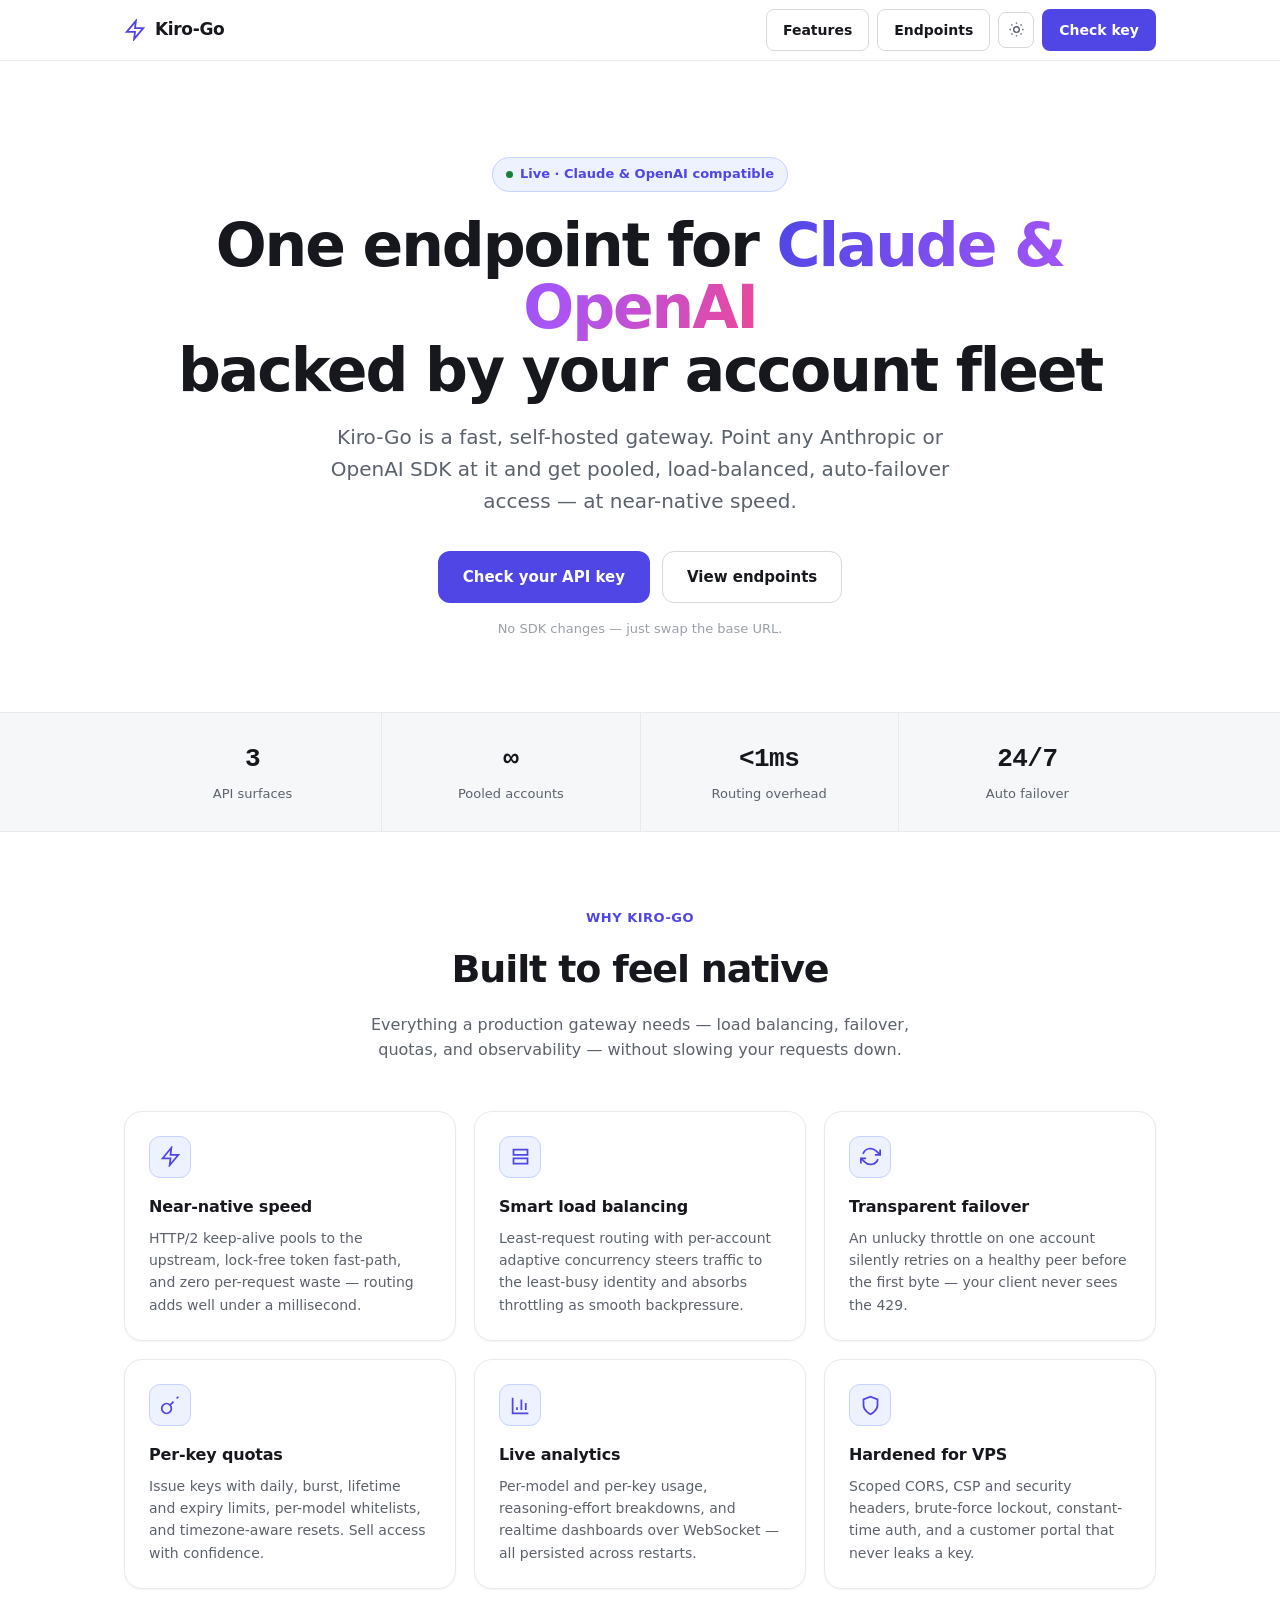
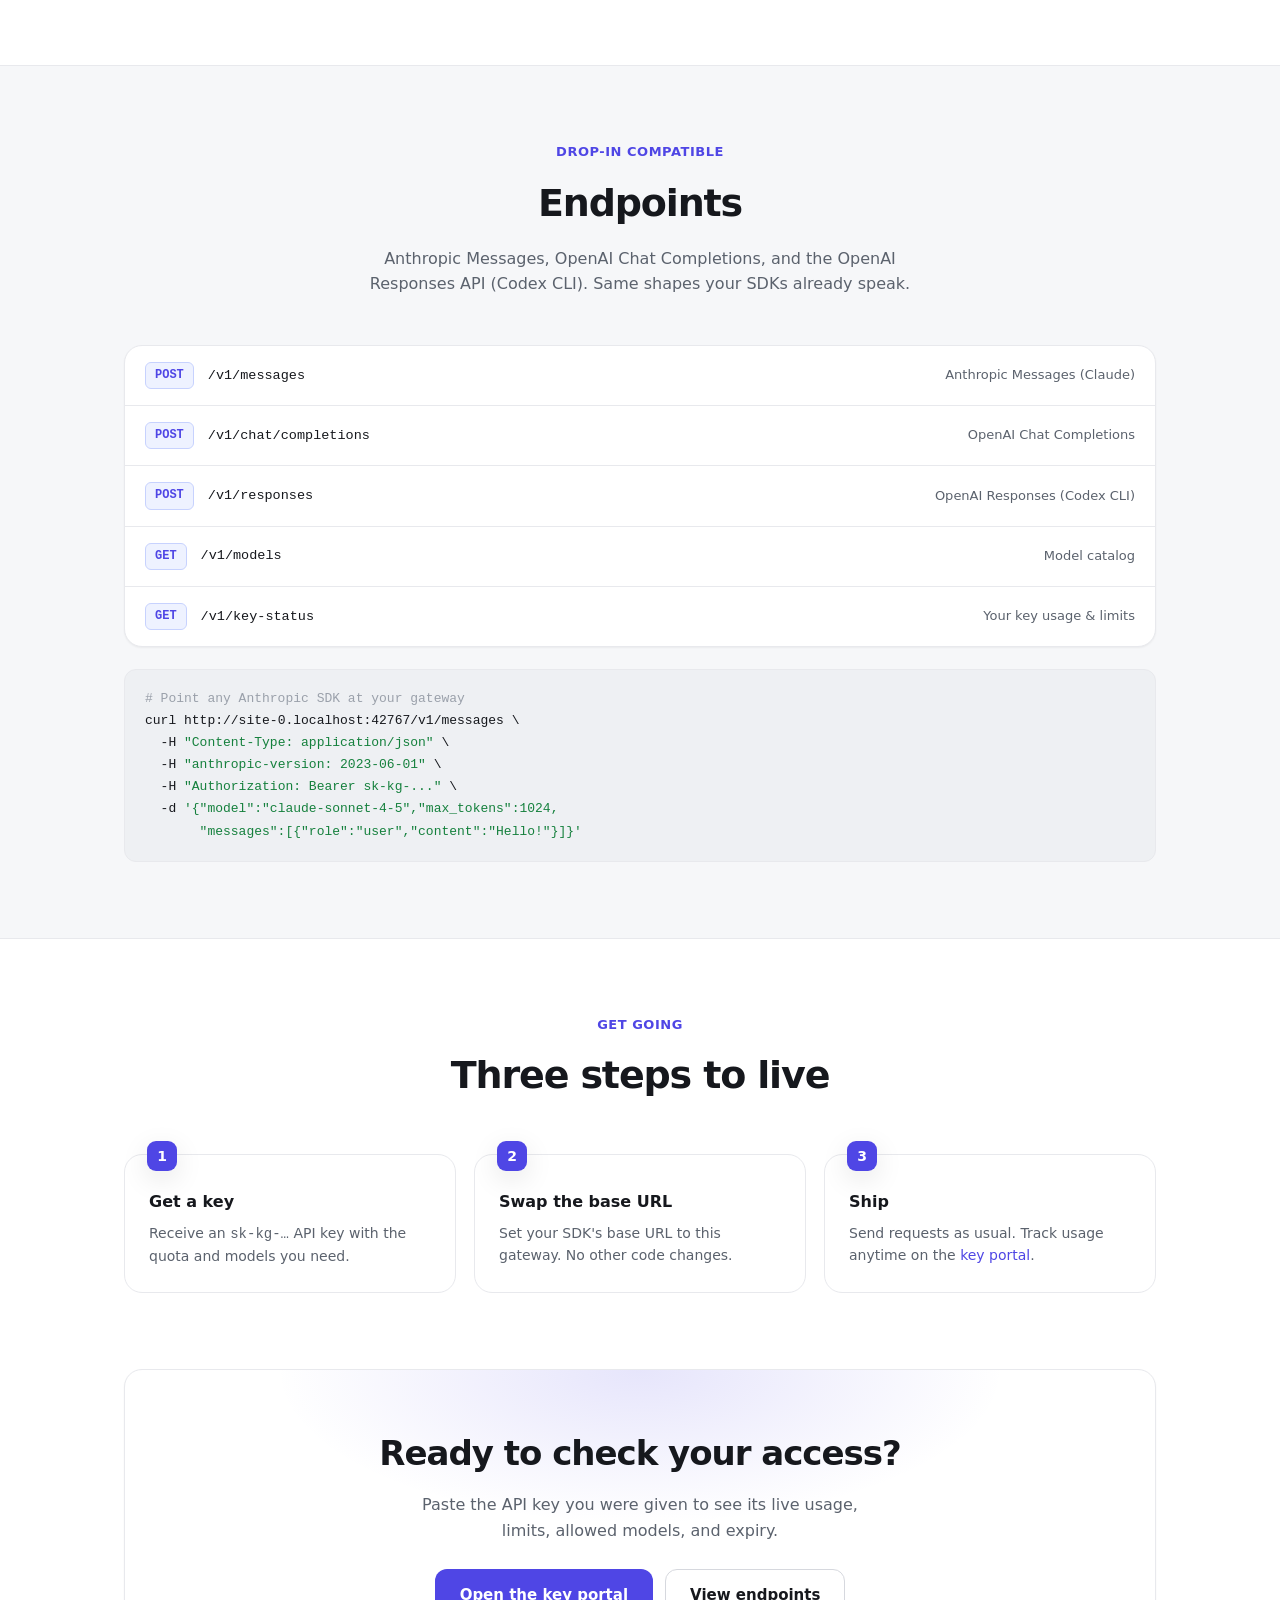
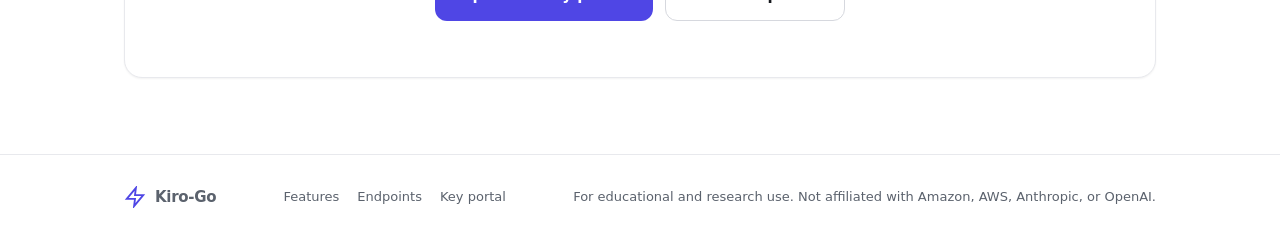
<file: web/landing.html>
<!DOCTYPE html>
<html lang="en">

<head>
    <meta charset="UTF-8">
    <meta name="viewport" content="width=device-width, initial-scale=1.0">
    <title>Kiro-Go — Claude &amp; OpenAI compatible API</title>
    <meta name="description" content="A fast, self-hosted gateway exposing Claude and OpenAI-compatible APIs backed by a pooled, load-balanced account fleet.">
    <style>
        :root {
            --bg: #ffffff; --surface: #ffffff; --surface-2: #f6f7f9; --surface-3: #eef0f3;
            --border: #e8e9ed; --border-strong: #d6d8de;
            --text: #16181d; --muted: #5b626d; --faint: #9aa0aa;
            --accent: #4f46e5; --accent-hover: #4338ca; --accent-soft: #eef2ff; --accent-border: #c7d2fe;
            --on-accent: #fff; --success: #15803d; --warning: #b45309; --danger: #dc2626;
            --shadow-1: 0 1px 2px rgba(16,18,24,.05); --shadow-2: 0 8px 28px rgba(16,18,24,.10);
            --shadow-lg: 0 30px 60px -20px rgba(16,18,24,.28);
            --mono: ui-monospace,"SF Mono","JetBrains Mono","Cascadia Code",Menlo,Consolas,monospace;
            --r-sm: 8px; --r-md: 12px; --r-lg: 18px;
            color-scheme: light;
        }
        @media (prefers-color-scheme: dark) { :root:not([data-theme="light"]) {
            --bg:#0b0d11; --surface:#14171d; --surface-2:#1a1e25; --surface-3:#222732;
            --border:#252a33; --border-strong:#363c47;
            --text:#e8eaed; --muted:#9aa1ac; --faint:#6b727d;
            --accent:#6366f1; --accent-hover:#818cf8; --accent-soft:#1a1f2e; --accent-border:#34384d;
            --success:#34d399; --warning:#fbbf24; --danger:#f87171;
            --shadow-1:0 1px 2px rgba(0,0,0,.4); --shadow-2:0 10px 30px rgba(0,0,0,.5);
            --shadow-lg:0 30px 60px -20px rgba(0,0,0,.65);
            color-scheme: dark;
        }}
        :root[data-theme="dark"] {
            --bg:#0b0d11; --surface:#14171d; --surface-2:#1a1e25; --surface-3:#222732;
            --border:#252a33; --border-strong:#363c47;
            --text:#e8eaed; --muted:#9aa1ac; --faint:#6b727d;
            --accent:#6366f1; --accent-hover:#818cf8; --accent-soft:#1a1f2e; --accent-border:#34384d;
            --success:#34d399; --warning:#fbbf24; --danger:#f87171;
            --shadow-1:0 1px 2px rgba(0,0,0,.4); --shadow-2:0 10px 30px rgba(0,0,0,.5);
            --shadow-lg:0 30px 60px -20px rgba(0,0,0,.65);
            color-scheme: dark;
        }
        * { box-sizing: border-box; margin: 0; padding: 0; }
        body {
            font-family: "Inter", system-ui, -apple-system, "Segoe UI", Roboto, sans-serif;
            background: var(--bg); color: var(--text); line-height: 1.6;
            -webkit-font-smoothing: antialiased; overflow-x: hidden;
        }
        .num { font-family: var(--mono); font-variant-numeric: tabular-nums; }
        a { color: inherit; text-decoration: none; }
        .wrap { max-width: 1080px; margin: 0 auto; padding: 0 24px; }

        /* Nav */
        .nav {
            position: sticky; top: 0; z-index: 50;
            backdrop-filter: saturate(160%) blur(12px);
            background: color-mix(in srgb, var(--bg) 82%, transparent);
            border-bottom: 1px solid var(--border);
        }
        .nav-inner { display: flex; align-items: center; justify-content: space-between; height: 60px; }
        .brand { display: flex; align-items: center; gap: 9px; font-weight: 680; font-size: 17px; letter-spacing: -.02em; }
        .brand svg { width: 22px; height: 22px; color: var(--accent); }
        .nav-links { display: flex; align-items: center; gap: 8px; }
        .btn {
            display: inline-flex; align-items: center; gap: 7px; justify-content: center;
            padding: 9px 16px; border-radius: var(--r-sm); font-weight: 560; font-size: 14px;
            border: 1px solid transparent; cursor: pointer; font-family: inherit;
            transition: background .14s, border-color .14s, color .14s, transform .04s;
        }
        .btn:active { transform: translateY(.5px); }
        .btn-primary { background: var(--accent); color: var(--on-accent); }
        .btn-primary:hover { background: var(--accent-hover); }
        .btn-ghost { background: transparent; color: var(--text); border-color: var(--border-strong); }
        .btn-ghost:hover { background: var(--surface-2); }
        .btn-lg { padding: 13px 24px; font-size: 15px; border-radius: var(--r-md); }
        .icon-btn {
            width: 36px; height: 36px; display: inline-flex; align-items: center; justify-content: center;
            border-radius: var(--r-sm); border: 1px solid var(--border-strong); background: var(--surface);
            color: var(--muted); cursor: pointer;
        }
        .icon-btn:hover { background: var(--surface-2); color: var(--text); }
        .icon-btn svg { width: 17px; height: 17px; }
        .theme-toggle .moon { display: none; }
        :root[data-theme="dark"] .theme-toggle .moon { display: block; }
        :root[data-theme="dark"] .theme-toggle .sun { display: none; }
        @media (prefers-color-scheme: dark) {
            :root:not([data-theme="light"]) .theme-toggle .moon { display: block; }
            :root:not([data-theme="light"]) .theme-toggle .sun { display: none; }
        }

        /* Hero */
        .hero { position: relative; padding: 96px 0 72px; text-align: center; overflow: hidden; }
        .hero::before {
            content: ""; position: absolute; inset: -40% 0 auto 0; height: 680px; z-index: -1;
            background:
                radial-gradient(680px 380px at 50% 0%, color-mix(in srgb, var(--accent) 18%, transparent), transparent 70%);
        }
        .pill {
            display: inline-flex; align-items: center; gap: 7px; padding: 6px 13px; border-radius: 999px;
            background: var(--accent-soft); border: 1px solid var(--accent-border); color: var(--accent);
            font-size: 13px; font-weight: 560; margin-bottom: 22px;
        }
        .pill .dot { width: 7px; height: 7px; border-radius: 50%; background: var(--success); }
        h1 {
            font-size: clamp(34px, 6vw, 60px); line-height: 1.04; letter-spacing: -.035em;
            font-weight: 720; margin-bottom: 20px;
        }
        h1 .grad {
            background: linear-gradient(105deg, var(--accent), #a855f7 60%, #ec4899);
            -webkit-background-clip: text; background-clip: text; -webkit-text-fill-color: transparent;
        }
        .lead { font-size: clamp(16px, 2.2vw, 20px); color: var(--muted); max-width: 640px; margin: 0 auto 34px; }
        .hero-cta { display: flex; gap: 12px; justify-content: center; flex-wrap: wrap; }
        .hero-note { margin-top: 16px; font-size: 13px; color: var(--faint); }

        /* Stat band */
        .band { border-top: 1px solid var(--border); border-bottom: 1px solid var(--border); background: var(--surface-2); }
        .band-grid { display: grid; grid-template-columns: repeat(4, 1fr); gap: 1px; background: var(--border); }
        .band-cell { background: var(--surface-2); padding: 26px 18px; text-align: center; }
        .band-val { font-size: 26px; font-weight: 680; letter-spacing: -.02em; }
        .band-lbl { font-size: 13px; color: var(--muted); margin-top: 4px; }

        /* Sections */
        section { padding: 76px 0; }
        .sec-head { text-align: center; max-width: 600px; margin: 0 auto 48px; }
        .sec-tag { font-size: 13px; font-weight: 620; color: var(--accent); letter-spacing: .04em; text-transform: uppercase; }
        .sec-head h2 { font-size: clamp(26px, 4vw, 38px); letter-spacing: -.03em; margin: 10px 0 12px; font-weight: 680; }
        .sec-head p { color: var(--muted); font-size: 16px; }

        .features { display: grid; grid-template-columns: repeat(3, 1fr); gap: 18px; }
        .feature {
            background: var(--surface); border: 1px solid var(--border); border-radius: var(--r-lg);
            padding: 24px; box-shadow: var(--shadow-1); transition: border-color .15s, transform .15s, box-shadow .15s;
        }
        .feature:hover { border-color: var(--accent-border); transform: translateY(-2px); box-shadow: var(--shadow-2); }
        .feature .ic {
            width: 42px; height: 42px; border-radius: 11px; display: flex; align-items: center; justify-content: center;
            background: var(--accent-soft); color: var(--accent); margin-bottom: 16px; border: 1px solid var(--accent-border);
        }
        .feature .ic svg { width: 21px; height: 21px; }
        .feature h3 { font-size: 16px; font-weight: 620; margin-bottom: 7px; letter-spacing: -.01em; }
        .feature p { color: var(--muted); font-size: 14px; }

        /* Endpoints */
        .ep-card {
            background: var(--surface); border: 1px solid var(--border); border-radius: var(--r-lg);
            overflow: hidden; box-shadow: var(--shadow-1);
        }
        .ep-row { display: flex; align-items: center; gap: 14px; padding: 16px 20px; border-bottom: 1px solid var(--border); }
        .ep-row:last-child { border-bottom: none; }
        .ep-method { font-family: var(--mono); font-size: 12px; font-weight: 600; color: var(--accent); background: var(--accent-soft); border: 1px solid var(--accent-border); padding: 3px 9px; border-radius: 6px; flex-shrink: 0; }
        .ep-path { font-family: var(--mono); font-size: 13.5px; flex: 1; word-break: break-all; }
        .ep-desc { color: var(--muted); font-size: 13px; flex-shrink: 0; text-align: right; }
        .code {
            background: var(--surface-3); border: 1px solid var(--border); border-radius: var(--r-md);
            padding: 18px 20px; font-family: var(--mono); font-size: 13px; line-height: 1.7; overflow-x: auto;
            margin-top: 22px; white-space: pre; color: var(--text);
        }
        .code .k { color: var(--accent); } .code .s { color: var(--success); } .code .c { color: var(--faint); }

        /* Steps */
        .steps { display: grid; grid-template-columns: repeat(3, 1fr); gap: 18px; counter-reset: s; }
        .step { background: var(--surface); border: 1px solid var(--border); border-radius: var(--r-lg); padding: 24px; position: relative; }
        .step::before {
            counter-increment: s; content: counter(s); position: absolute; top: -14px; left: 22px;
            width: 30px; height: 30px; border-radius: 9px; background: var(--accent); color: #fff;
            display: flex; align-items: center; justify-content: center; font-weight: 700; font-size: 14px;
            box-shadow: var(--shadow-2);
        }
        .step h3 { font-size: 16px; margin: 10px 0 7px; font-weight: 620; }
        .step p { color: var(--muted); font-size: 14px; }

        /* CTA */
        .cta {
            text-align: center; background: var(--surface); border: 1px solid var(--border);
            border-radius: var(--r-lg); padding: 56px 28px; box-shadow: var(--shadow-1);
            position: relative; overflow: hidden;
        }
        .cta::before {
            content: ""; position: absolute; inset: 0; z-index: 0;
            background: radial-gradient(520px 220px at 50% 0%, color-mix(in srgb, var(--accent) 14%, transparent), transparent 70%);
        }
        .cta > * { position: relative; z-index: 1; }
        .cta h2 { font-size: clamp(24px, 4vw, 34px); letter-spacing: -.03em; margin-bottom: 12px; font-weight: 700; }
        .cta p { color: var(--muted); max-width: 480px; margin: 0 auto 26px; }

        footer { border-top: 1px solid var(--border); padding: 30px 0; color: var(--muted); font-size: 13px; }
        .foot-inner { display: flex; align-items: center; justify-content: space-between; flex-wrap: wrap; gap: 12px; }
        .foot-links { display: flex; gap: 18px; }
        .foot-links a:hover { color: var(--text); }

        @media (max-width: 820px) {
            .features, .steps { grid-template-columns: 1fr; }
            .band-grid { grid-template-columns: repeat(2, 1fr); }
            .ep-desc { display: none; }
            section { padding: 56px 0; }
        }
    </style>
</head>

<body>
    <nav class="nav">
        <div class="wrap nav-inner">
            <div class="brand">
                <svg viewBox="0 0 24 24" fill="none" stroke="currentColor" stroke-width="2"><path d="M13 2L3 14h9l-1 8 10-12h-9l1-8z"/></svg>
                Kiro-Go
            </div>
            <div class="nav-links">
                <a class="btn btn-ghost" href="#features">Features</a>
                <a class="btn btn-ghost" href="#endpoints">Endpoints</a>
                <button class="icon-btn theme-toggle" onclick="toggleTheme()" aria-label="Toggle theme" title="Toggle theme">
                    <svg class="sun" viewBox="0 0 24 24" fill="none" stroke="currentColor" stroke-width="2"><circle cx="12" cy="12" r="4"/><path d="M12 2v2M12 20v2M4.9 4.9l1.4 1.4M17.7 17.7l1.4 1.4M2 12h2M20 12h2M6.3 17.7l-1.4 1.4M19.1 4.9l-1.4 1.4"/></svg>
                    <svg class="moon" viewBox="0 0 24 24" fill="none" stroke="currentColor" stroke-width="2"><path d="M21 12.8A9 9 0 1111.2 3 7 7 0 0021 12.8z"/></svg>
                </button>
                <a class="btn btn-primary" href="/portal">Check key</a>
            </div>
        </div>
    </nav>

    <header class="hero">
        <div class="wrap">
            <span class="pill"><span class="dot"></span> Live · Claude &amp; OpenAI compatible</span>
            <h1>One endpoint for <span class="grad">Claude &amp; OpenAI</span><br>backed by your account fleet</h1>
            <p class="lead">Kiro-Go is a fast, self-hosted gateway. Point any Anthropic or OpenAI SDK at it and get pooled, load-balanced, auto-failover access — at near-native speed.</p>
            <div class="hero-cta">
                <a class="btn btn-primary btn-lg" href="/portal">Check your API key</a>
                <a class="btn btn-ghost btn-lg" href="#endpoints">View endpoints</a>
            </div>
            <div class="hero-note">No SDK changes — just swap the base URL.</div>
        </div>
    </header>

    <div class="band">
        <div class="wrap"><div class="band-grid">
            <div class="band-cell"><div class="band-val num">3</div><div class="band-lbl">API surfaces</div></div>
            <div class="band-cell"><div class="band-val num">∞</div><div class="band-lbl">Pooled accounts</div></div>
            <div class="band-cell"><div class="band-val num">&lt;1ms</div><div class="band-lbl">Routing overhead</div></div>
            <div class="band-cell"><div class="band-val num">24/7</div><div class="band-lbl">Auto failover</div></div>
        </div></div>
    </div>

    <section id="features">
        <div class="wrap">
            <div class="sec-head">
                <div class="sec-tag">Why Kiro-Go</div>
                <h2>Built to feel native</h2>
                <p>Everything a production gateway needs — load balancing, failover, quotas, and observability — without slowing your requests down.</p>
            </div>
            <div class="features">
                <div class="feature">
                    <div class="ic"><svg viewBox="0 0 24 24" fill="none" stroke="currentColor" stroke-width="2"><path d="M13 2L3 14h9l-1 8 10-12h-9l1-8z"/></svg></div>
                    <h3>Near-native speed</h3>
                    <p>HTTP/2 keep-alive pools to the upstream, lock-free token fast-path, and zero per-request waste — routing adds well under a millisecond.</p>
                </div>
                <div class="feature">
                    <div class="ic"><svg viewBox="0 0 24 24" fill="none" stroke="currentColor" stroke-width="2"><path d="M4 4h16v6H4zM4 14h16v6H4z"/></svg></div>
                    <h3>Smart load balancing</h3>
                    <p>Least-request routing with per-account adaptive concurrency steers traffic to the least-busy identity and absorbs throttling as smooth backpressure.</p>
                </div>
                <div class="feature">
                    <div class="ic"><svg viewBox="0 0 24 24" fill="none" stroke="currentColor" stroke-width="2"><path d="M23 4v6h-6M1 20v-6h6"/><path d="M3.5 9a9 9 0 0114.9-3.4L23 10M1 14l4.6 4.4A9 9 0 0020.5 15"/></svg></div>
                    <h3>Transparent failover</h3>
                    <p>An unlucky throttle on one account silently retries on a healthy peer before the first byte — your client never sees the 429.</p>
                </div>
                <div class="feature">
                    <div class="ic"><svg viewBox="0 0 24 24" fill="none" stroke="currentColor" stroke-width="2"><path d="M21 2l-2 2m-7.6 7.6a5.5 5.5 0 11-7.8 7.8 5.5 5.5 0 017.8-7.8zm0 0L15.5 7.5"/></svg></div>
                    <h3>Per-key quotas</h3>
                    <p>Issue keys with daily, burst, lifetime and expiry limits, per-model whitelists, and timezone-aware resets. Sell access with confidence.</p>
                </div>
                <div class="feature">
                    <div class="ic"><svg viewBox="0 0 24 24" fill="none" stroke="currentColor" stroke-width="2"><path d="M3 3v18h18"/><path d="M18 17V9M13 17V5M8 17v-3"/></svg></div>
                    <h3>Live analytics</h3>
                    <p>Per-model and per-key usage, reasoning-effort breakdowns, and realtime dashboards over WebSocket — all persisted across restarts.</p>
                </div>
                <div class="feature">
                    <div class="ic"><svg viewBox="0 0 24 24" fill="none" stroke="currentColor" stroke-width="2"><path d="M12 22s8-4 8-10V5l-8-3-8 3v7c0 6 8 10 8 10z"/></svg></div>
                    <h3>Hardened for VPS</h3>
                    <p>Scoped CORS, CSP and security headers, brute-force lockout, constant-time auth, and a customer portal that never leaks a key.</p>
                </div>
            </div>
        </div>
    </section>

    <section id="endpoints" style="background:var(--surface-2);border-top:1px solid var(--border);border-bottom:1px solid var(--border)">
        <div class="wrap">
            <div class="sec-head">
                <div class="sec-tag">Drop-in compatible</div>
                <h2>Endpoints</h2>
                <p>Anthropic Messages, OpenAI Chat Completions, and the OpenAI Responses API (Codex CLI). Same shapes your SDKs already speak.</p>
            </div>
            <div class="ep-card">
                <div class="ep-row"><span class="ep-method">POST</span><span class="ep-path">/v1/messages</span><span class="ep-desc">Anthropic Messages (Claude)</span></div>
                <div class="ep-row"><span class="ep-method">POST</span><span class="ep-path">/v1/chat/completions</span><span class="ep-desc">OpenAI Chat Completions</span></div>
                <div class="ep-row"><span class="ep-method">POST</span><span class="ep-path">/v1/responses</span><span class="ep-desc">OpenAI Responses (Codex CLI)</span></div>
                <div class="ep-row"><span class="ep-method">GET</span><span class="ep-path">/v1/models</span><span class="ep-desc">Model catalog</span></div>
                <div class="ep-row"><span class="ep-method">GET</span><span class="ep-path">/v1/key-status</span><span class="ep-desc">Your key usage &amp; limits</span></div>
            </div>
            <div class="code"><span class="c"># Point any Anthropic SDK at your gateway</span>
curl <span id="epBase">https://your-host</span>/v1/messages \
  -H <span class="s">"Content-Type: application/json"</span> \
  -H <span class="s">"anthropic-version: 2023-06-01"</span> \
  -H <span class="s">"Authorization: Bearer sk-kg-..."</span> \
  -d <span class="s">'{"model":"claude-sonnet-4-5","max_tokens":1024,
       "messages":[{"role":"user","content":"Hello!"}]}'</span></div>
        </div>
    </section>

    <section id="start">
        <div class="wrap">
            <div class="sec-head">
                <div class="sec-tag">Get going</div>
                <h2>Three steps to live</h2>
            </div>
            <div class="steps">
                <div class="step"><h3>Get a key</h3><p>Receive an <span class="num">sk-kg-…</span> API key with the quota and models you need.</p></div>
                <div class="step"><h3>Swap the base URL</h3><p>Set your SDK's base URL to this gateway. No other code changes.</p></div>
                <div class="step"><h3>Ship</h3><p>Send requests as usual. Track usage anytime on the <a href="/portal" style="color:var(--accent)">key portal</a>.</p></div>
            </div>
        </div>
    </section>

    <section style="padding-top:0">
        <div class="wrap">
            <div class="cta">
                <h2>Ready to check your access?</h2>
                <p>Paste the API key you were given to see its live usage, limits, allowed models, and expiry.</p>
                <div class="hero-cta">
                    <a class="btn btn-primary btn-lg" href="/portal">Open the key portal</a>
                    <a class="btn btn-ghost btn-lg" href="#endpoints">View endpoints</a>
                </div>
            </div>
        </div>
    </section>

    <footer>
        <div class="wrap foot-inner">
            <div class="brand" style="font-size:15px">
                <svg viewBox="0 0 24 24" fill="none" stroke="currentColor" stroke-width="2"><path d="M13 2L3 14h9l-1 8 10-12h-9l1-8z"/></svg>
                Kiro-Go
            </div>
            <div class="foot-links">
                <a href="#features">Features</a>
                <a href="#endpoints">Endpoints</a>
                <a href="/portal">Key portal</a>
            </div>
            <div>For educational and research use. Not affiliated with Amazon, AWS, Anthropic, or OpenAI.</div>
        </div>
    </footer>

    <script>
        function applyStoredTheme() {
            const s = localStorage.getItem('kiro_theme');
            if (s === 'light' || s === 'dark') document.documentElement.setAttribute('data-theme', s);
            else document.documentElement.removeAttribute('data-theme');
        }
        function effectiveTheme() {
            const a = document.documentElement.getAttribute('data-theme');
            if (a) return a;
            return window.matchMedia('(prefers-color-scheme: dark)').matches ? 'dark' : 'light';
        }
        function toggleTheme() {
            const next = effectiveTheme() === 'dark' ? 'light' : 'dark';
            localStorage.setItem('kiro_theme', next);
            document.documentElement.setAttribute('data-theme', next);
        }
        applyStoredTheme();
        // Reflect the live origin into the curl example.
        document.getElementById('epBase').textContent = location.origin;
    </script>
</body>

</html>
</file>
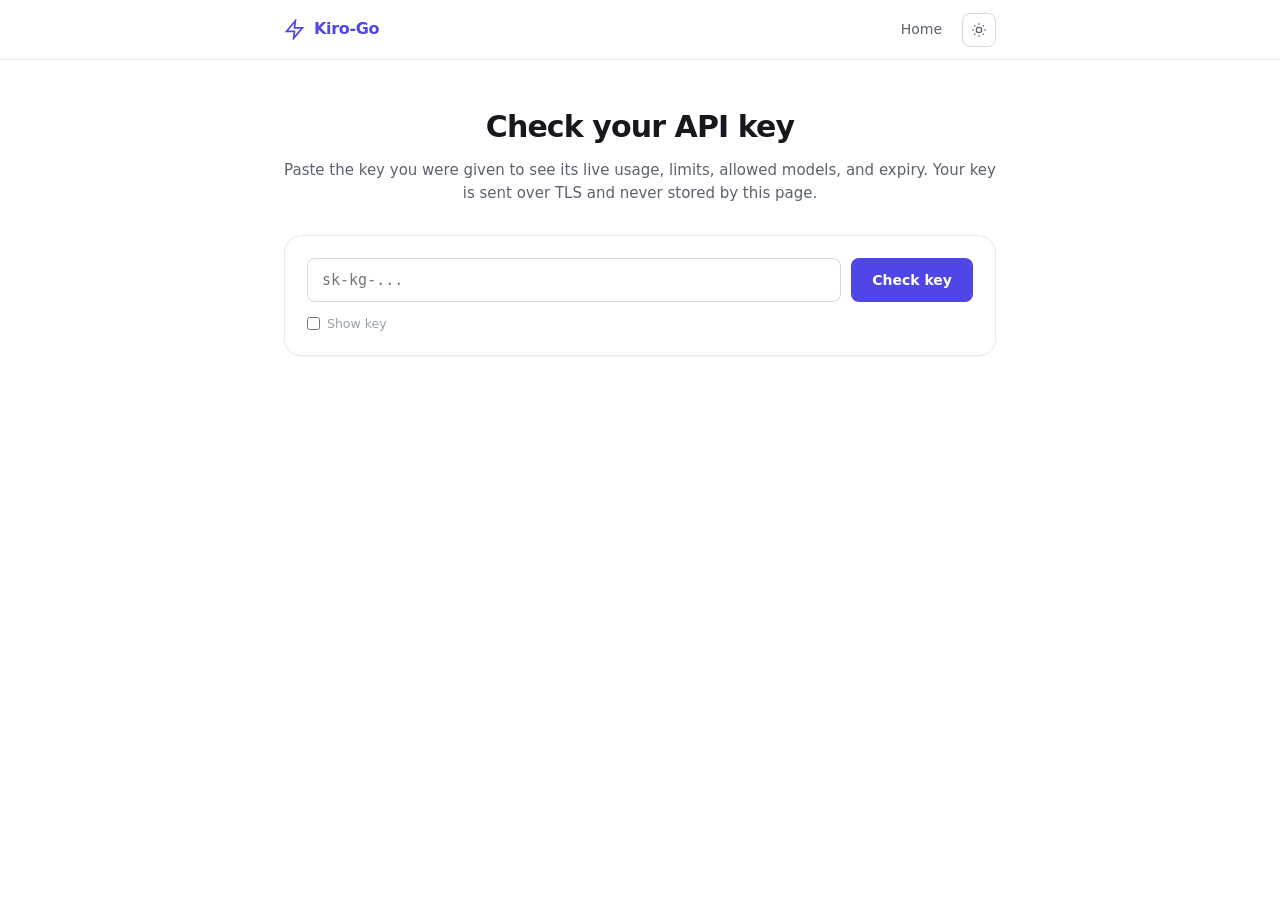
<file: web/portal.html>
<!DOCTYPE html>
<html lang="en">

<head>
    <meta charset="UTF-8">
    <meta name="viewport" content="width=device-width, initial-scale=1.0">
    <title>Key portal — Kiro-Go</title>
    <meta name="description" content="Check the live usage, limits, allowed models and expiry of your Kiro-Go API key.">
    <style>
        :root {
            --bg:#ffffff; --surface:#ffffff; --surface-2:#f6f7f9; --surface-3:#eef0f3;
            --border:#e8e9ed; --border-strong:#d6d8de;
            --text:#16181d; --muted:#5b626d; --faint:#9aa0aa;
            --accent:#4f46e5; --accent-hover:#4338ca; --accent-soft:#eef2ff; --accent-border:#c7d2fe;
            --on-accent:#fff; --success:#15803d; --success-soft:#f0fdf4; --success-border:#bbf7d0;
            --warning:#b45309; --warning-soft:#fffbeb; --warning-border:#fde68a;
            --danger:#dc2626; --danger-soft:#fef2f2; --danger-border:#fecaca;
            --shadow-1:0 1px 2px rgba(16,18,24,.05); --shadow-2:0 8px 28px rgba(16,18,24,.10);
            --mono:ui-monospace,"SF Mono","JetBrains Mono","Cascadia Code",Menlo,Consolas,monospace;
            --r-sm:8px; --r-md:12px; --r-lg:18px; color-scheme: light;
        }
        @media (prefers-color-scheme: dark){:root:not([data-theme="light"]){
            --bg:#0b0d11; --surface:#14171d; --surface-2:#1a1e25; --surface-3:#222732;
            --border:#252a33; --border-strong:#363c47; --text:#e8eaed; --muted:#9aa1ac; --faint:#6b727d;
            --accent:#6366f1; --accent-hover:#818cf8; --accent-soft:#1a1f2e; --accent-border:#34384d;
            --success:#34d399; --success-soft:#102a1f; --success-border:#1e4937;
            --warning:#fbbf24; --warning-soft:#2a2310; --warning-border:#4a3d18;
            --danger:#f87171; --danger-soft:#2a1515; --danger-border:#4d2727;
            --shadow-1:0 1px 2px rgba(0,0,0,.4); --shadow-2:0 10px 30px rgba(0,0,0,.5); color-scheme: dark;
        }}
        :root[data-theme="dark"]{
            --bg:#0b0d11; --surface:#14171d; --surface-2:#1a1e25; --surface-3:#222732;
            --border:#252a33; --border-strong:#363c47; --text:#e8eaed; --muted:#9aa1ac; --faint:#6b727d;
            --accent:#6366f1; --accent-hover:#818cf8; --accent-soft:#1a1f2e; --accent-border:#34384d;
            --success:#34d399; --success-soft:#102a1f; --success-border:#1e4937;
            --warning:#fbbf24; --warning-soft:#2a2310; --warning-border:#4a3d18;
            --danger:#f87171; --danger-soft:#2a1515; --danger-border:#4d2727;
            --shadow-1:0 1px 2px rgba(0,0,0,.4); --shadow-2:0 10px 30px rgba(0,0,0,.5); color-scheme: dark;
        }
        * { box-sizing: border-box; margin: 0; padding: 0; }
        body {
            font-family:"Inter",system-ui,-apple-system,"Segoe UI",Roboto,sans-serif;
            background: var(--bg); color: var(--text); min-height: 100vh; line-height: 1.55;
            -webkit-font-smoothing: antialiased;
        }
        .num { font-family: var(--mono); font-variant-numeric: tabular-nums; }
        a { color: var(--accent); text-decoration: none; }
        .nav {
            position: sticky; top: 0; z-index: 20; height: 60px; display: flex; align-items: center;
            border-bottom: 1px solid var(--border);
            background: color-mix(in srgb, var(--bg) 84%, transparent); backdrop-filter: saturate(160%) blur(12px);
        }
        .nav-inner { max-width: 760px; margin: 0 auto; width: 100%; padding: 0 24px; display: flex; align-items: center; justify-content: space-between; }
        .brand { display: flex; align-items: center; gap: 9px; font-weight: 680; font-size: 16px; letter-spacing: -.02em; }
        .brand svg { width: 21px; height: 21px; color: var(--accent); }
        .nav-right { display: flex; align-items: center; gap: 8px; }
        .icon-btn { width: 34px; height: 34px; display: inline-flex; align-items: center; justify-content: center; border-radius: var(--r-sm); border: 1px solid var(--border-strong); background: var(--surface); color: var(--muted); cursor: pointer; }
        .icon-btn:hover { background: var(--surface-2); color: var(--text); }
        .icon-btn svg { width: 16px; height: 16px; }
        .link-btn { font-size: 14px; color: var(--muted); padding: 8px 12px; border-radius: var(--r-sm); }
        .link-btn:hover { color: var(--text); background: var(--surface-2); }
        .theme-toggle .moon { display: none; }
        :root[data-theme="dark"] .theme-toggle .moon { display: block; }
        :root[data-theme="dark"] .theme-toggle .sun { display: none; }
        @media (prefers-color-scheme: dark){:root:not([data-theme="light"]) .theme-toggle .moon{display:block}:root:not([data-theme="light"]) .theme-toggle .sun{display:none}}

        .wrap { max-width: 760px; margin: 0 auto; padding: 44px 24px 80px; }
        .head { text-align: center; margin-bottom: 30px; }
        .head h1 { font-size: 30px; letter-spacing: -.03em; font-weight: 700; margin-bottom: 8px; }
        .head p { color: var(--muted); font-size: 15px; }

        .panel { background: var(--surface); border: 1px solid var(--border); border-radius: var(--r-lg); box-shadow: var(--shadow-1); padding: 22px; }
        .key-row { display: flex; gap: 10px; }
        input[type=password], input[type=text] {
            flex: 1; width: 100%; padding: 12px 14px; font-size: 15px; font-family: var(--mono);
            border: 1px solid var(--border-strong); border-radius: var(--r-sm); background: var(--surface); color: var(--text);
        }
        input:focus { outline: none; border-color: var(--accent); box-shadow: 0 0 0 3px color-mix(in srgb, var(--accent) 18%, transparent); }
        .btn { display: inline-flex; align-items: center; justify-content: center; gap: 7px; padding: 12px 20px; border-radius: var(--r-sm); font-weight: 560; font-size: 14px; border: 1px solid transparent; cursor: pointer; font-family: inherit; white-space: nowrap; }
        .btn-primary { background: var(--accent); color: var(--on-accent); }
        .btn-primary:hover { background: var(--accent-hover); }
        .btn-primary:disabled { opacity: .6; cursor: not-allowed; }
        .hint { font-size: 12.5px; color: var(--faint); margin-top: 10px; }

        .msg { margin-top: 16px; padding: 14px 16px; border-radius: var(--r-sm); font-size: 14px; border: 1px solid transparent; display: none; }
        .msg.show { display: block; }
        .msg-err { background: var(--danger-soft); color: var(--danger); border-color: var(--danger-border); }

        .result { margin-top: 22px; display: none; }
        .result.show { display: block; }
        .status-head { display: flex; align-items: center; justify-content: space-between; gap: 12px; flex-wrap: wrap; margin-bottom: 18px; }
        .badge { display: inline-flex; align-items: center; gap: 6px; padding: 5px 12px; border-radius: 999px; font-size: 13px; font-weight: 560; border: 1px solid transparent; }
        .badge-ok { background: var(--success-soft); color: var(--success); border-color: var(--success-border); }
        .badge-warn { background: var(--warning-soft); color: var(--warning); border-color: var(--warning-border); }
        .badge .dot { width: 7px; height: 7px; border-radius: 50%; background: currentColor; }

        .quota { display: grid; gap: 16px; }
        .quota-group { background: var(--surface-2); border: 1px solid var(--border); border-radius: var(--r-md); padding: 16px; }
        .quota-group h3 { font-size: 12px; text-transform: uppercase; letter-spacing: .04em; color: var(--muted); font-weight: 620; margin-bottom: 14px; }
        .meter { margin-bottom: 14px; }
        .meter:last-child { margin-bottom: 0; }
        .meter-top { display: flex; justify-content: space-between; font-size: 13px; margin-bottom: 6px; }
        .meter-top .lbl { color: var(--muted); }
        .meter-top .val { font-family: var(--mono); font-variant-numeric: tabular-nums; }
        .bar { height: 7px; background: var(--surface-3); border-radius: 999px; overflow: hidden; }
        .fill { height: 100%; background: var(--accent); border-radius: 999px; transition: width .4s ease; }
        .fill.high { background: var(--warning); } .fill.crit { background: var(--danger); }

        .meta-grid { display: grid; grid-template-columns: repeat(2, 1fr); gap: 12px; margin-top: 16px; }
        .meta { background: var(--surface-2); border: 1px solid var(--border); border-radius: var(--r-sm); padding: 12px 14px; }
        .meta .k { font-size: 11px; color: var(--muted); margin-bottom: 4px; }
        .meta .v { font-size: 14px; font-weight: 540; word-break: break-word; }
        .models { display: flex; flex-wrap: wrap; gap: 6px; }
        .chip { font-family: var(--mono); font-size: 12px; background: var(--accent-soft); color: var(--accent); border: 1px solid var(--accent-border); padding: 3px 9px; border-radius: 6px; }
        @media (max-width: 560px){ .meta-grid { grid-template-columns: 1fr; } .key-row { flex-direction: column; } }
    </style>
</head>

<body>
    <nav class="nav">
        <div class="nav-inner">
            <a class="brand" href="/">
                <svg viewBox="0 0 24 24" fill="none" stroke="currentColor" stroke-width="2"><path d="M13 2L3 14h9l-1 8 10-12h-9l1-8z"/></svg>
                Kiro-Go
            </a>
            <div class="nav-right">
                <a class="link-btn" href="/">Home</a>
                <button class="icon-btn theme-toggle" onclick="toggleTheme()" aria-label="Toggle theme" title="Toggle theme">
                    <svg class="sun" viewBox="0 0 24 24" fill="none" stroke="currentColor" stroke-width="2"><circle cx="12" cy="12" r="4"/><path d="M12 2v2M12 20v2M4.9 4.9l1.4 1.4M17.7 17.7l1.4 1.4M2 12h2M20 12h2M6.3 17.7l-1.4 1.4M19.1 4.9l-1.4 1.4"/></svg>
                    <svg class="moon" viewBox="0 0 24 24" fill="none" stroke="currentColor" stroke-width="2"><path d="M21 12.8A9 9 0 1111.2 3 7 7 0 0021 12.8z"/></svg>
                </button>
            </div>
        </div>
    </nav>

    <main class="wrap">
        <div class="head">
            <h1>Check your API key</h1>
            <p>Paste the key you were given to see its live usage, limits, allowed models, and expiry. Your key is sent over TLS and never stored by this page.</p>
        </div>

        <div class="panel">
            <form id="keyForm" onsubmit="return checkKey(event)">
                <div class="key-row">
                    <input type="password" id="keyInput" placeholder="sk-kg-..." autocomplete="off" spellcheck="false" aria-label="API key">
                    <button class="btn btn-primary" id="checkBtn" type="submit">Check key</button>
                </div>
                <label class="hint" style="display:flex;align-items:center;gap:7px;margin-top:12px;cursor:pointer">
                    <input type="checkbox" id="showKey" onchange="toggleReveal()"> Show key
                </label>
            </form>
            <div id="msg" class="msg msg-err"></div>

            <div id="result" class="result">
                <div class="status-head">
                    <span id="statusBadge" class="badge badge-ok"><span class="dot"></span> Active</span>
                    <button class="link-btn" onclick="recheck()" style="border:1px solid var(--border-strong)">Refresh</button>
                </div>
                <div class="quota">
                    <div class="quota-group">
                        <h3 id="periodTitle">This period</h3>
                        <div id="periodMeters"></div>
                    </div>
                    <div class="quota-group">
                        <h3>Lifetime</h3>
                        <div id="lifetimeMeters"></div>
                    </div>
                </div>
                <div class="meta-grid">
                    <div class="meta"><div class="k">Resets</div><div class="v" id="mResets">—</div></div>
                    <div class="meta"><div class="k">Next reset</div><div class="v num" id="mNextReset">—</div></div>
                    <div class="meta"><div class="k">Expires</div><div class="v num" id="mExpires">—</div></div>
                    <div class="meta"><div class="k">Burst limits</div><div class="v num" id="mBurst">—</div></div>
                </div>
                <div class="meta" style="margin-top:12px">
                    <div class="k">Allowed models</div>
                    <div class="v"><div class="models" id="mModels"></div></div>
                </div>
            </div>
        </div>
    </main>

    <script>
        function applyStoredTheme() {
            const s = localStorage.getItem('kiro_theme');
            if (s === 'light' || s === 'dark') document.documentElement.setAttribute('data-theme', s);
            else document.documentElement.removeAttribute('data-theme');
        }
        function effectiveTheme() {
            const a = document.documentElement.getAttribute('data-theme');
            return a || (window.matchMedia('(prefers-color-scheme: dark)').matches ? 'dark' : 'light');
        }
        function toggleTheme() {
            const next = effectiveTheme() === 'dark' ? 'light' : 'dark';
            localStorage.setItem('kiro_theme', next);
            document.documentElement.setAttribute('data-theme', next);
        }
        applyStoredTheme();

        function toggleReveal() {
            const i = document.getElementById('keyInput');
            i.type = document.getElementById('showKey').checked ? 'text' : 'password';
        }
        function fmtNum(n) {
            n = Number(n) || 0;
            if (n >= 1e6) return (n / 1e6).toFixed(1) + 'M';
            if (n >= 1e3) return (n / 1e3).toFixed(1) + 'K';
            return String(n);
        }
        function fmtDate(unix) {
            if (!unix) return '—';
            try { return new Date(unix * 1000).toLocaleString(); } catch (e) { return '—'; }
        }
        function meter(label, used, limit, opts) {
            opts = opts || {};
            const u = Number(used) || 0;
            const lim = Number(limit) || 0;
            const fmt = opts.fmt || fmtNum;
            if (lim <= 0) {
                return '<div class="meter"><div class="meter-top"><span class="lbl">' + label + '</span>' +
                    '<span class="val">' + fmt(u) + ' / ∞</span></div>' +
                    '<div class="bar"><div class="fill" style="width:0%"></div></div></div>';
            }
            const pct = Math.min(100, (u / lim) * 100);
            const cls = pct > 90 ? 'crit' : pct > 70 ? 'high' : '';
            return '<div class="meter"><div class="meter-top"><span class="lbl">' + label + '</span>' +
                '<span class="val">' + fmt(u) + ' / ' + fmt(lim) + ' · ' + pct.toFixed(0) + '%</span></div>' +
                '<div class="bar"><div class="fill ' + cls + '" style="width:' + pct + '%"></div></div></div>';
        }
        function esc(s) { return String(s == null ? '' : s).replace(/[&<>"']/g, c => ({'&':'&amp;','<':'&lt;','>':'&gt;','"':'&quot;',"'":'&#39;'}[c])); }

        function showError(text) {
            const m = document.getElementById('msg');
            m.textContent = text; m.classList.add('show');
            document.getElementById('result').classList.remove('show');
        }
        function clearError() { document.getElementById('msg').classList.remove('show'); }

        let lastKey = '';
        function recheck() { if (lastKey) doCheck(lastKey); }
        function checkKey(ev) {
            ev.preventDefault();
            const key = document.getElementById('keyInput').value.trim();
            if (!key) { showError('Enter your API key.'); return false; }
            doCheck(key);
            return false;
        }
        async function doCheck(key) {
            lastKey = key;
            clearError();
            const btn = document.getElementById('checkBtn');
            btn.disabled = true; btn.textContent = 'Checking…';
            try {
                const res = await fetch('/v1/key-status', { headers: { 'Authorization': 'Bearer ' + key } });
                if (res.status === 429) { showError('Too many requests — wait a moment and try again.'); return; }
                const d = await res.json();
                if (!d || !d.valid) { showError('This key is not recognized, disabled, or expired.'); return; }
                render(d);
            } catch (e) {
                showError('Could not reach the server. Check your connection and try again.');
            } finally {
                btn.disabled = false; btn.textContent = 'Check key';
            }
        }
        function render(d) {
            // Status badge
            const badge = document.getElementById('statusBadge');
            badge.className = 'badge badge-ok';
            badge.innerHTML = '<span class="dot"></span> Active';

            // Period
            const p = d.period || {};
            const periodName = ({ daily: 'Today', weekly: 'This week', monthly: 'This month' })[p.resetPeriod] || 'This period';
            document.getElementById('periodTitle').textContent = periodName;
            document.getElementById('periodMeters').innerHTML =
                meter('Requests', p.requests, p.reqLimit) +
                meter('Tokens', p.tokens, p.tokLimit) +
                meter('Credits', p.credits, p.credLimit, { fmt: n => (Number(n) || 0).toFixed(2) });

            // Lifetime
            const l = d.lifetime || {};
            document.getElementById('lifetimeMeters').innerHTML =
                meter('Requests', l.requests, l.reqLimit) +
                meter('Tokens', l.tokens, l.tokLimit) +
                meter('Credits', l.credits, l.credLimit, { fmt: n => (Number(n) || 0).toFixed(2) });

            // Meta
            document.getElementById('mResets').textContent =
                (p.resetPeriod ? p.resetPeriod[0].toUpperCase() + p.resetPeriod.slice(1) : 'Daily') + ' · ' + (p.resetTZ || 'UTC');
            document.getElementById('mNextReset').textContent = fmtDate(p.nextReset);
            const expiresParts = [];
            if (d.expiresAt) expiresParts.push(fmtDate(d.expiresAt));
            if (d.lazyExpiry) expiresParts.push(fmtDate(d.lazyExpiry) + ' (from first use)');
            document.getElementById('mExpires').textContent = expiresParts.length ? expiresParts.join(' · ') : 'Never';
            const burst = [];
            if (d.minuteLimit > 0) burst.push(d.minuteLimit + '/min');
            if (d.hourLimit > 0) burst.push(d.hourLimit + '/hr');
            document.getElementById('mBurst').textContent = burst.length ? burst.join(' · ') : 'None';

            // Models
            const mc = document.getElementById('mModels');
            if (!d.models || d.models.length === 0) {
                mc.innerHTML = '<span class="chip" style="background:var(--surface-3);color:var(--muted);border-color:var(--border)">All models</span>';
            } else {
                mc.innerHTML = d.models.map(m => '<span class="chip">' + esc(m) + '</span>').join('');
            }

            document.getElementById('result').classList.add('show');
        }
    </script>
</body>

</html>
</file>
